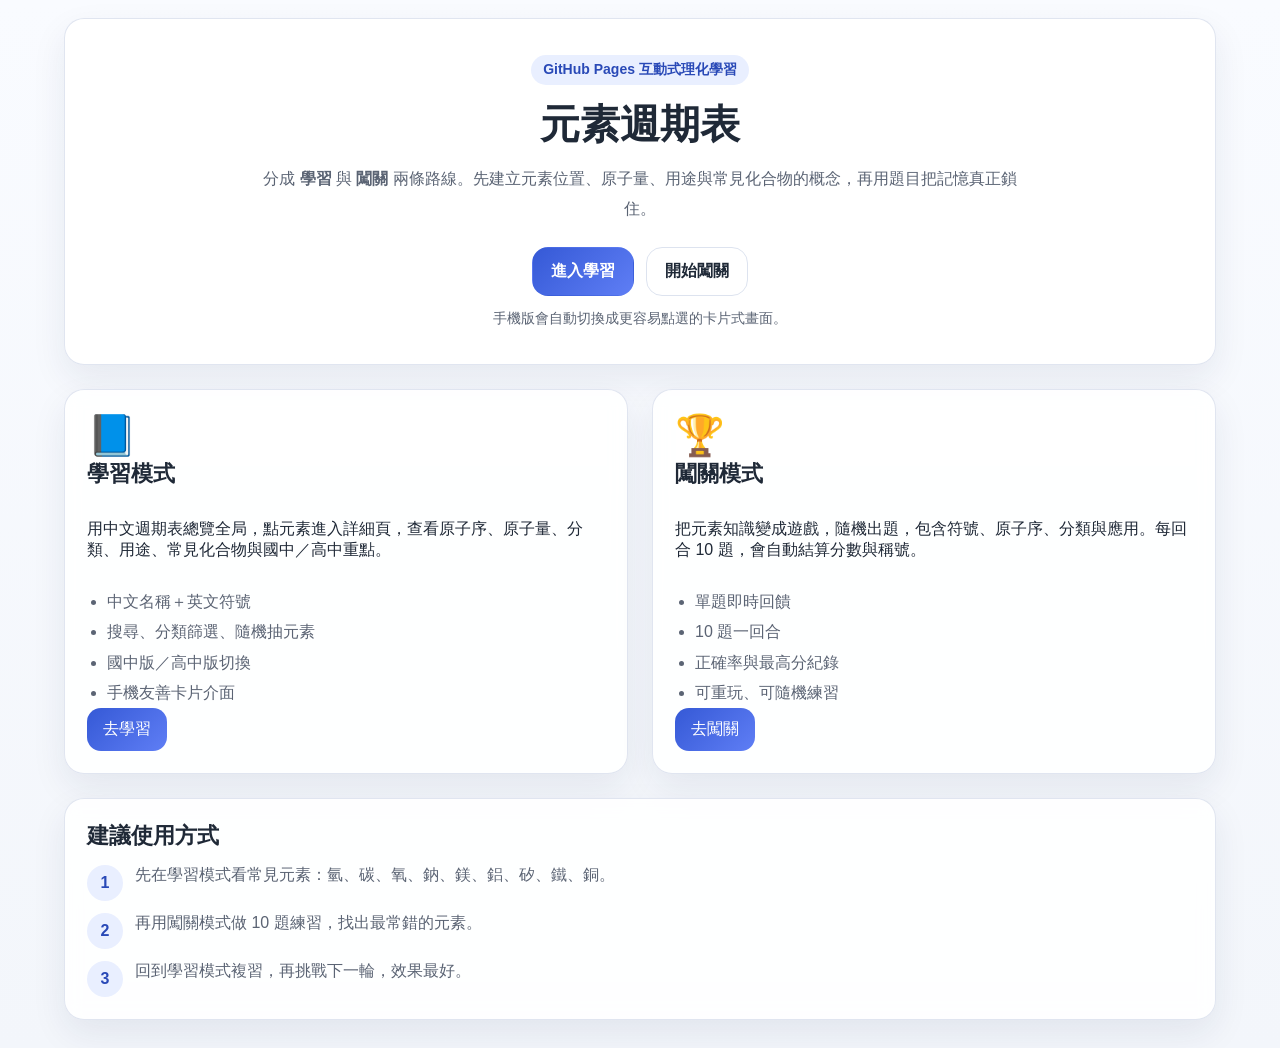
<file: index.html>
<!DOCTYPE html>
<html lang="zh-Hant">
<head>
  <meta charset="UTF-8">
  <meta name="viewport" content="width=device-width, initial-scale=1.0">
  <title>元素週期表互動式學習</title>
  <link rel="stylesheet" href="style.css">
</head>
<body class="landing-body">
  <main class="landing-shell">
    <section class="landing-hero card">
      <div class="hero-kicker">GitHub Pages 互動式理化學習</div>
      <h1>元素週期表</h1>
      <p class="landing-lead">分成 <strong>學習</strong> 與 <strong>闖關</strong> 兩條路線。先建立元素位置、原子量、用途與常見化合物的概念，再用題目把記憶真正鎖住。</p>
      <div class="landing-actions">
        <a class="landing-main-btn" href="study.html">進入學習</a>
        <a class="landing-sub-btn" href="challenge.html">開始闖關</a>
      </div>
      <div class="landing-note">手機版會自動切換成更容易點選的卡片式畫面。</div>
    </section>

    <section class="landing-grid">
      <article class="mode-card card">
        <div class="mode-icon">📘</div>
        <h2>學習模式</h2>
        <p>用中文週期表總覽全局，點元素進入詳細頁，查看原子序、原子量、分類、用途、常見化合物與國中／高中重點。</p>
        <ul class="feature-list">
          <li>中文名稱＋英文符號</li>
          <li>搜尋、分類篩選、隨機抽元素</li>
          <li>國中版／高中版切換</li>
          <li>手機友善卡片介面</li>
        </ul>
        <a class="mode-link" href="study.html">去學習</a>
      </article>

      <article class="mode-card card">
        <div class="mode-icon">🏆</div>
        <h2>闖關模式</h2>
        <p>把元素知識變成遊戲，隨機出題，包含符號、原子序、分類與應用。每回合 10 題，會自動結算分數與稱號。</p>
        <ul class="feature-list">
          <li>單題即時回饋</li>
          <li>10 題一回合</li>
          <li>正確率與最高分紀錄</li>
          <li>可重玩、可隨機練習</li>
        </ul>
        <a class="mode-link" href="challenge.html">去闖關</a>
      </article>
    </section>

    <section class="landing-footer card">
      <h2>建議使用方式</h2>
      <div class="landing-steps">
        <div><strong>1</strong><span>先在學習模式看常見元素：氫、碳、氧、鈉、鎂、鋁、矽、鐵、銅。</span></div>
        <div><strong>2</strong><span>再用闖關模式做 10 題練習，找出最常錯的元素。</span></div>
        <div><strong>3</strong><span>回到學習模式複習，再挑戰下一輪，效果最好。</span></div>
      </div>
    </section>
  </main>
  <script src="data.js"></script>
</body>
</html>
</file>
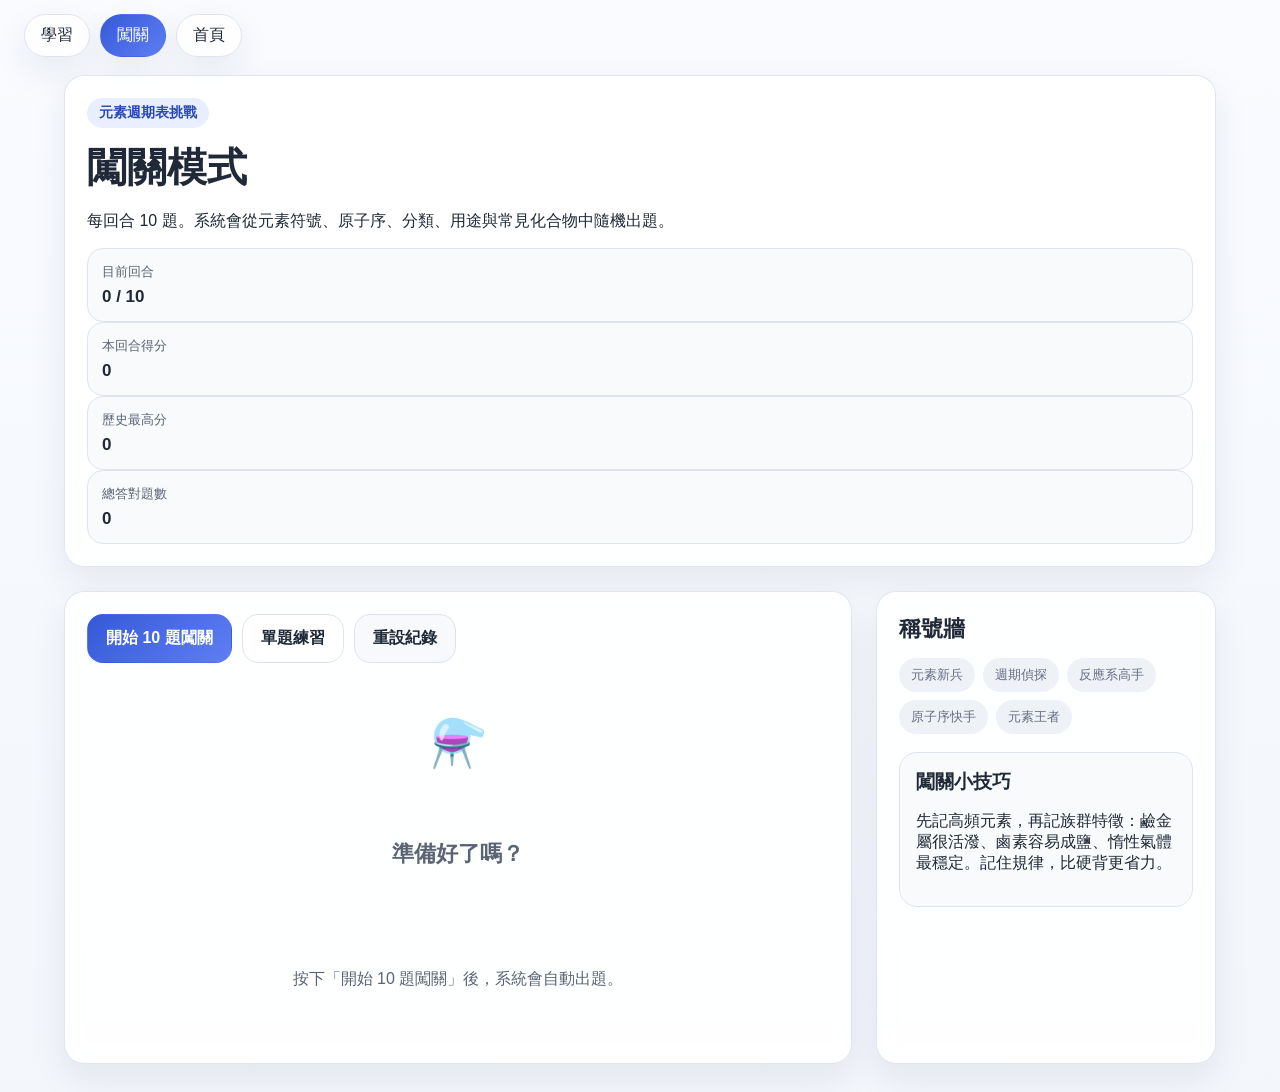
<file: challenge.html>
<!DOCTYPE html>
<html lang="zh-Hant">
<head>
  <meta charset="UTF-8">
  <meta name="viewport" content="width=device-width, initial-scale=1.0">
  <title>元素週期表｜闖關模式</title>
  <link rel="stylesheet" href="style.css">
</head>
<body class="challenge-body">
  <nav class="app-nav">
    <a class="nav-pill" href="study.html">學習</a>
    <a class="nav-pill active" href="challenge.html">闖關</a>
    <a class="nav-pill" href="index.html">首頁</a>
  </nav>

  <main class="challenge-shell">
    <section class="challenge-hero card">
      <div>
        <div class="hero-kicker">元素週期表挑戰</div>
        <h1>闖關模式</h1>
        <p>每回合 10 題。系統會從元素符號、原子序、分類、用途與常見化合物中隨機出題。</p>
      </div>
      <div class="challenge-stats">
        <div class="stat-card"><span>目前回合</span><strong id="roundProgress">0 / 10</strong></div>
        <div class="stat-card"><span>本回合得分</span><strong id="roundScore">0</strong></div>
        <div class="stat-card"><span>歷史最高分</span><strong id="bestScore">0</strong></div>
        <div class="stat-card"><span>總答對題數</span><strong id="totalCorrect">0</strong></div>
      </div>
    </section>

    <section class="challenge-layout">
      <article class="card challenge-main-card">
        <div class="challenge-controls">
          <button id="startRoundBtn" class="landing-main-btn">開始 10 題闖關</button>
          <button id="practiceBtn" class="landing-sub-btn">單題練習</button>
          <button id="resetChallengeBtn" class="soft-btn">重設紀錄</button>
        </div>
        <div id="challengeArea" class="challenge-area">
          <div class="placeholder">
            <div class="placeholder-icon">⚗️</div>
            <h2>準備好了嗎？</h2>
            <p>按下「開始 10 題闖關」後，系統會自動出題。</p>
          </div>
        </div>
      </article>

      <aside class="card challenge-side-card">
        <h2>稱號牆</h2>
        <div class="title-wall" id="titleWall"></div>
        <div class="challenge-tip">
          <h3>闖關小技巧</h3>
          <p>先記高頻元素，再記族群特徵：鹼金屬很活潑、鹵素容易成鹽、惰性氣體最穩定。記住規律，比硬背更省力。</p>
        </div>
      </aside>
    </section>
  </main>

  <script src="data.js"></script>
  <script src="challenge.js"></script>
</body>
</html>
</file>
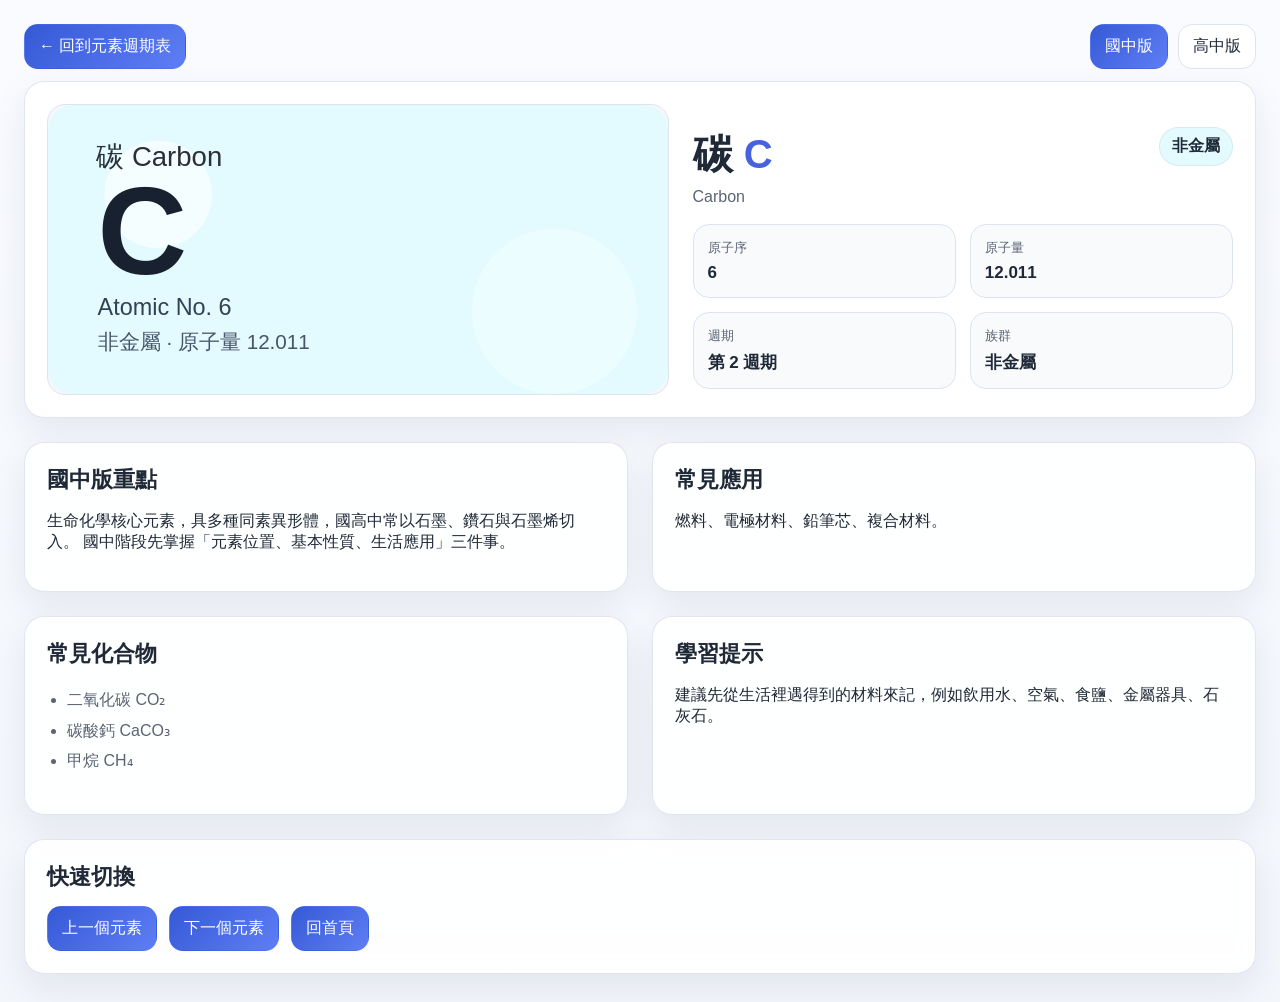
<file: detail.html>
<!DOCTYPE html>
<html lang="zh-Hant">
<head>
  <meta charset="UTF-8">
  <meta name="viewport" content="width=device-width, initial-scale=1.0">
  <title>元素詳細介紹</title>
  <link rel="stylesheet" href="style.css">
</head>
<body class="detail-page-body">
  <header class="detail-topbar">
    <a class="back-link" href="index.html">← 回到元素週期表</a>
    <div class="mode-toggle">
      <button class="mode-btn active" data-mode="junior">國中版</button>
      <button class="mode-btn" data-mode="senior">高中版</button>
    </div>
  </header>

  <main id="detailPage" class="detail-page"></main>

  <script src="data.js"></script>
  <script src="detail.js"></script>
</body>
</html>
</file>
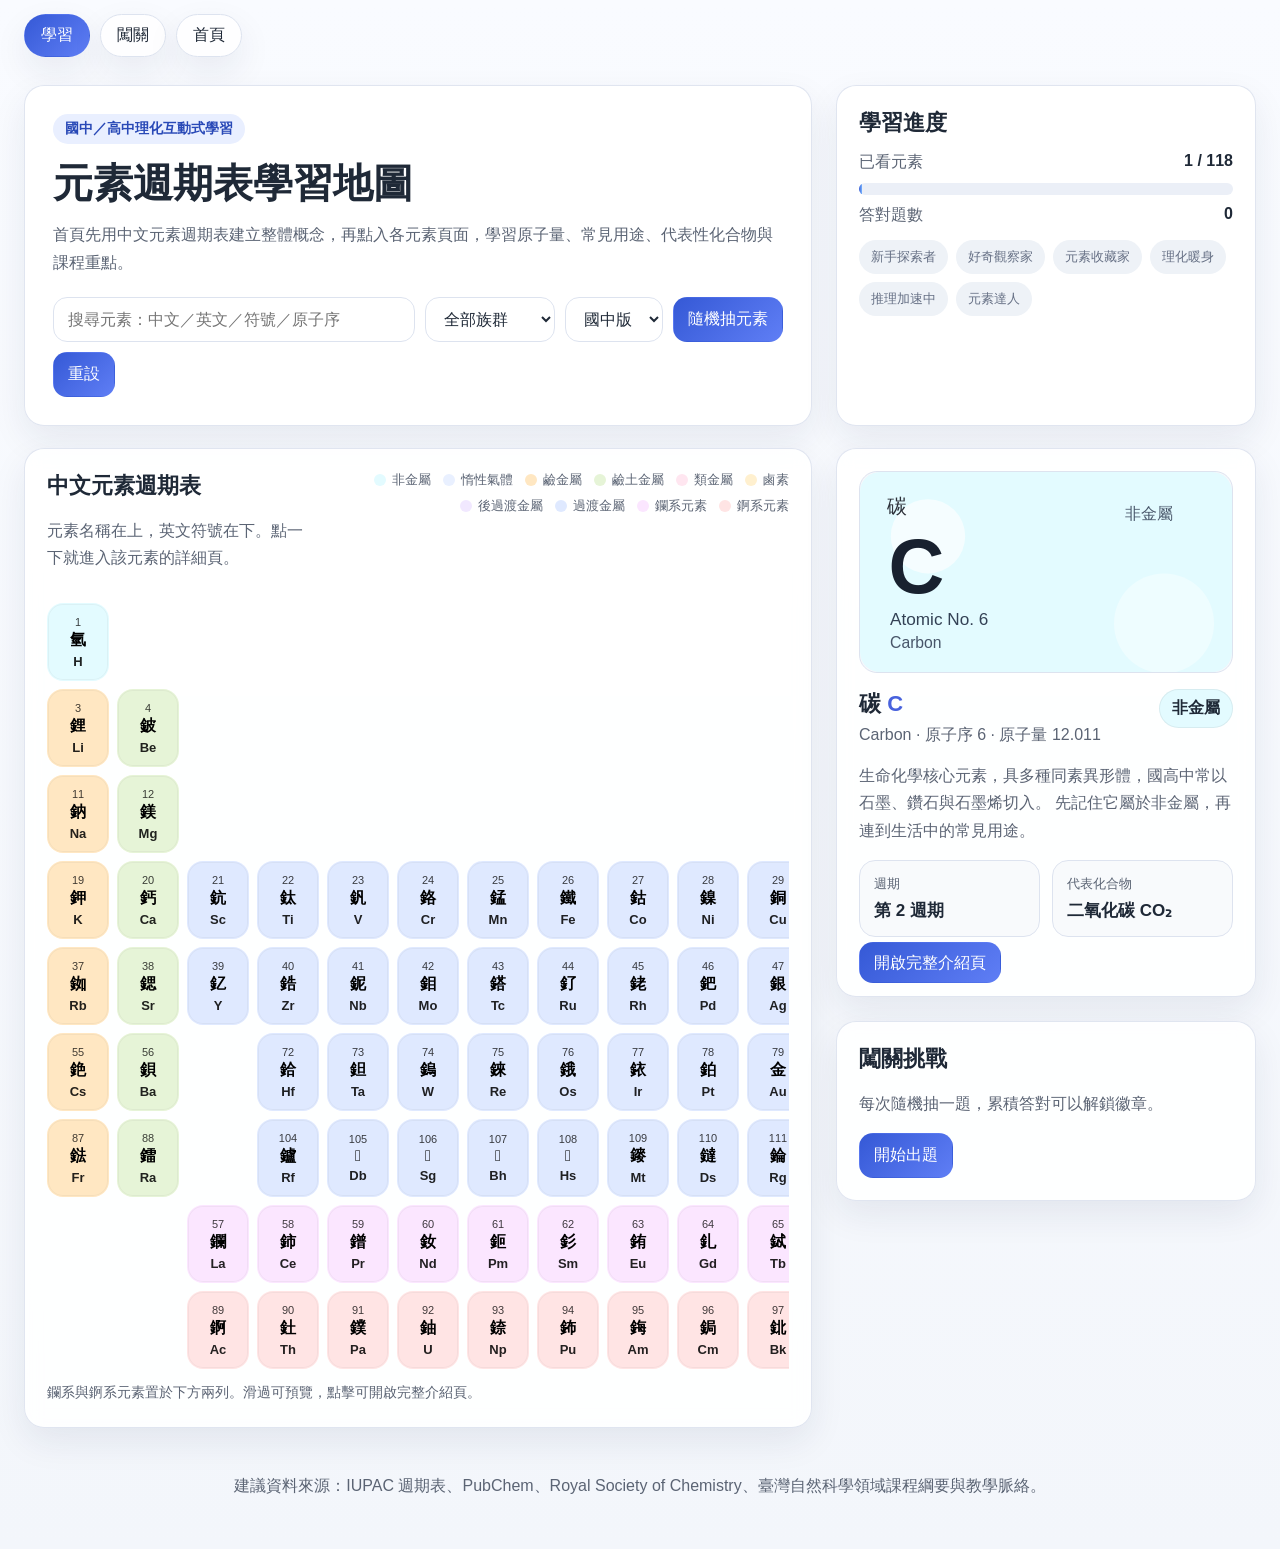
<file: study.html>
<!DOCTYPE html>
<html lang="zh-Hant">
<head>
  <meta charset="UTF-8">
  <meta name="viewport" content="width=device-width, initial-scale=1.0">
  <title>元素週期表｜學習模式</title>
  <link rel="stylesheet" href="style.css">
</head>
<body class="study-body">
  <nav class="app-nav">
    <a class="nav-pill active" href="study.html">學習</a>
    <a class="nav-pill" href="challenge.html">闖關</a>
    <a class="nav-pill" href="index.html">首頁</a>
  </nav>
  <header class="hero">
    <div class="hero-copy">
      <div class="hero-kicker">國中／高中理化互動式學習</div>
      <h1>元素週期表學習地圖</h1>
      <p>首頁先用中文元素週期表建立整體概念，再點入各元素頁面，學習原子量、常見用途、代表性化合物與課程重點。</p>
      <div class="toolbar">
        <input id="searchInput" type="search" placeholder="搜尋元素：中文／英文／符號／原子序">
        <select id="familyFilter"><option value="all">全部族群</option></select>
        <select id="modeSwitch" aria-label="學習模式切換">
          <option value="junior">國中版</option>
          <option value="senior">高中版</option>
        </select>
        <button id="randomBtn">隨機抽元素</button>
        <button id="resetBtn">重設</button>
      </div>
    </div>
    <div class="dashboard-card">
      <h2>學習進度</h2>
      <div class="progress-stat"><span>已看元素</span><strong id="viewedCount">0 / 118</strong></div>
      <div class="progress-bar"><span id="viewBar"></span></div>
      <div class="progress-stat"><span>答對題數</span><strong id="quizScore">0</strong></div>
      <div class="badge-wrap" id="badgeWrap"></div>
    </div>
  </header>

  <main class="layout-home">
    <section class="table-panel card">
      <div class="section-head">
        <div>
          <h2>中文元素週期表</h2>
          <p>元素名稱在上，英文符號在下。點一下就進入該元素的詳細頁。</p>
        </div>
        <div class="legend" id="legend"></div>
      </div>
      <div class="mobile-hint">手機版會自動切換成卡片式瀏覽，較容易點選與閱讀。</div>
      <div class="table-wrap">
        <div class="table-grid" id="periodicTable"></div>
      </div>
      <div class="mobile-list" id="mobileElementList"></div>
      <div class="series-note">鑭系與錒系元素置於下方兩列。滑過可預覽，點擊可開啟完整介紹頁。</div>
    </section>

    <aside class="side-panel">
      <section class="card preview-card" id="previewCard">
        <div class="placeholder">
          <div class="placeholder-icon">🧪</div>
          <h2>先選一個元素吧</h2>
          <p>例如：氫、碳、氧、鈉、矽、鐵、銅。</p>
        </div>
      </section>

      <section class="card quiz-card">
        <h2>闖關挑戰</h2>
        <p>每次隨機抽一題，累積答對可以解鎖徽章。</p>
        <button id="quizBtn">開始出題</button>
        <div id="quizArea"></div>
      </section>
    </aside>
  </main>

  <footer class="footer">
    <p>建議資料來源：IUPAC 週期表、PubChem、Royal Society of Chemistry、臺灣自然科學領域課程綱要與教學脈絡。</p>
  </footer>

  <script src="data.js"></script>
  <script src="script.js"></script>
</body>
</html>
</file>
<file: style.css>
:root {
  --bg: #f6f8fc;
  --surface: #ffffff;
  --text: #1f2937;
  --muted: #5b6474;
  --line: #dde3ef;
  --shadow: 0 14px 35px rgba(27, 39, 71, 0.08);
  --radius: 20px;
}
* { box-sizing: border-box; }
body {
  margin: 0;
  font-family: "Noto Sans TC", "PingFang TC", "Microsoft JhengHei", sans-serif;
  color: var(--text);
  background: linear-gradient(180deg, #f9fbff 0%, #f3f6fb 100%);
}
a { color: inherit; text-decoration: none; }
button, input, select { font: inherit; }
button { cursor: pointer; }
.hero, .detail-topbar, .detail-page { max-width: 1500px; margin: 0 auto; }
.hero {
  display: grid;
  grid-template-columns: minmax(0, 1.6fr) minmax(280px, 420px);
  gap: 24px;
  padding: 28px 24px 10px;
}
.hero-copy, .dashboard-card, .card {
  background: rgba(255,255,255,0.9);
  backdrop-filter: blur(8px);
  border: 1px solid rgba(221,227,239,0.9);
  border-radius: var(--radius);
  box-shadow: var(--shadow);
}
.hero-copy { padding: 28px; }
.hero-kicker {
  display: inline-block; padding: 6px 12px; border-radius: 999px; background: #e9efff; color: #2949b7; font-weight: 700; font-size: 14px;
}
h1 { margin: 12px 0 10px; font-size: 40px; }
.hero p { margin: 0; color: var(--muted); line-height: 1.75; }
.toolbar {
  margin-top: 20px; display: flex; flex-wrap: wrap; gap: 10px;
}
.toolbar input, .toolbar select, .toolbar button, .mode-btn, .nav-btn, .detail-link, .back-link, #quizBtn {
  border-radius: 14px; border: 1px solid var(--line); background: #fff; color: var(--text); padding: 11px 14px;
}
.toolbar input { min-width: 260px; flex: 1 1 320px; }
.toolbar button, #quizBtn, .detail-link, .nav-btn, .mode-btn.active, .back-link {
  background: linear-gradient(135deg, #3559d6, #5f7ef5);
  color: #fff; border-color: transparent;
}
.dashboard-card { padding: 22px; }
.dashboard-card h2, .card h2 { margin: 0 0 14px; font-size: 22px; }
.progress-stat { display: flex; justify-content: space-between; margin: 10px 0; color: var(--muted); }
.progress-stat strong { color: var(--text); }
.progress-bar { height: 12px; background: #ebeff7; border-radius: 999px; overflow: hidden; }
.progress-bar span { display: block; height: 100%; width: 0; background: linear-gradient(90deg, #3559d6, #7ab7ff); }
.badge-wrap { display: flex; flex-wrap: wrap; gap: 8px; margin-top: 14px; }
.badge { padding: 8px 12px; font-size: 13px; border-radius: 999px; background: #eef2f7; color: #667085; }
.badge.on { background: #dff4e3; color: #1b6f3e; font-weight: 700; }

.layout-home {
  max-width: 1500px; margin: 0 auto; padding: 12px 24px 24px; display: grid; grid-template-columns: minmax(0, 1.7fr) minmax(300px, 420px); gap: 24px;
}
.card { padding: 22px; }
.section-head { display: flex; justify-content: space-between; gap: 16px; align-items: flex-start; }
.section-head p, .series-note, .quiz-card p, .preview-text { color: var(--muted); line-height: 1.7; }
.legend { display: flex; flex-wrap: wrap; gap: 8px 12px; justify-content: flex-end; }
.legend-item { display: inline-flex; align-items: center; gap: 6px; font-size: 13px; color: var(--muted); }
.legend-color { width: 12px; height: 12px; border-radius: 999px; display: inline-block; }
.table-wrap { margin-top: 16px; overflow: auto; }
.table-grid {
  display: grid; grid-template-columns: repeat(18, minmax(62px, 1fr)); gap: 8px; min-width: 1200px;
}
.element, .empty-cell {
  min-height: 78px; border-radius: 16px; border: 1px solid transparent;
}
.element {
  padding: 8px 6px; text-align: center; transition: transform .18s ease, box-shadow .18s ease, opacity .18s ease; box-shadow: inset 0 0 0 1px rgba(0,0,0,0.04);
}
.element:hover { transform: translateY(-3px); box-shadow: 0 12px 22px rgba(30, 41, 59, 0.12); }
.element.hidden { opacity: 0.2; }
.element .number { font-size: 11px; opacity: 0.75; }
.element .name { font-size: 16px; font-weight: 800; margin-top: 2px; }
.element .symbol { font-size: 13px; margin-top: 3px; font-weight: 600; opacity: 0.86; }
.empty-cell { background: transparent; }
.series-note { margin-top: 12px; font-size: 14px; }
.side-panel { display: grid; gap: 24px; align-content: start; }
.placeholder { min-height: 250px; display: grid; place-items: center; text-align: center; color: var(--muted); }
.placeholder-icon { font-size: 46px; }
.preview-media img, .detail-media img { width: 100%; display: block; border-radius: 18px; border: 1px solid var(--line); background: #f6f7fb; }
.preview-head, .detail-title-row { display: flex; justify-content: space-between; gap: 14px; align-items: flex-start; margin-top: 16px; }
.preview-head h2, .detail-title-row h1 { margin: 0; }
.preview-head h2 span, .detail-title-row h1 span { color: #4862dd; }
.preview-head p, .detail-title-row p { color: var(--muted); margin: 6px 0 0; }
.mini-stats { display: grid; grid-template-columns: 1fr 1fr; gap: 12px; margin: 16px 0; }
.mini-stats div, .stat-card { border-radius: 16px; padding: 14px; background: #f8fafc; border: 1px solid var(--line); }
.mini-stats span, .stat-card span { display: block; font-size: 13px; color: var(--muted); }
.mini-stats strong, .stat-card strong { display: block; margin-top: 6px; font-size: 17px; }
.chip { display: inline-flex; align-items: center; border-radius: 999px; padding: 8px 12px; font-weight: 700; border: 1px solid rgba(0,0,0,0.06); }
.quiz-box { margin-top: 14px; padding: 16px; background: #f8fbff; border-radius: 18px; border: 1px solid var(--line); }
.quiz-options { display: grid; gap: 10px; margin-top: 12px; }
.quiz-options button { padding: 12px 14px; border-radius: 14px; border: 1px solid var(--line); background: #fff; text-align: left; }
.quiz-result { margin-top: 12px; font-weight: 700; }
.quiz-result.ok { color: #137a3d; }
.quiz-result.bad { color: #b42318; }
.footer { text-align: center; color: var(--muted); padding: 8px 24px 36px; }

.detail-page-body { min-height: 100vh; }
.detail-topbar { padding: 24px 24px 12px; display: flex; justify-content: space-between; gap: 18px; align-items: center; }
.mode-toggle { display: flex; gap: 10px; }
.mode-btn { color: var(--text); background: #fff; }
.detail-page { padding: 0 24px 28px; }
.detail-hero { display: grid; grid-template-columns: minmax(0, 1.15fr) minmax(300px, 1fr); gap: 24px; }
.detail-main { display: flex; flex-direction: column; justify-content: center; }
.stats-grid { display: grid; grid-template-columns: repeat(2, minmax(0, 1fr)); gap: 14px; margin-top: 18px; }
.detail-grid { display: grid; grid-template-columns: repeat(2, minmax(0, 1fr)); gap: 24px; margin-top: 24px; }
.compound-list { padding-left: 20px; line-height: 1.9; color: var(--muted); }
.nav-card { margin-top: 24px; }
.nav-buttons { display: flex; gap: 12px; flex-wrap: wrap; }

.alkali { background: #ffe7c2; }
.alkaline { background: #e6f4d7; }
.transition { background: #dfe9ff; }
.post { background: #f1e8ff; }
.metalloid { background: #ffe6f0; }
.nonmetal { background: #e3fbff; }
.halogen { background: #fff0cf; }
.noble { background: #e9f0ff; }
.lanthanide { background: #fbe6ff; }
.actinide { background: #ffe4e4; }
.other { background: #ececec; }

@media (max-width: 1180px) {
  .hero, .layout-home, .detail-hero, .detail-grid { grid-template-columns: 1fr; }
}
@media (max-width: 760px) {
  h1 { font-size: 32px; }
  .hero, .layout-home, .detail-topbar, .detail-page { padding-left: 14px; padding-right: 14px; }
  .section-head, .detail-title-row, .detail-topbar { flex-direction: column; }
  .stats-grid, .detail-grid, .mini-stats { grid-template-columns: 1fr; }
  .toolbar { flex-direction: column; }
  .toolbar input { min-width: 0; }
}

.mobile-hint { display:none; margin-top: 10px; color: var(--muted); font-size: 14px; }
.mobile-list { display:none; margin-top: 16px; }
.mobile-grid { display:grid; grid-template-columns: repeat(2, minmax(0,1fr)); gap: 12px; }
.mobile-element {
  border-radius: 18px; padding: 14px; border: 1px solid rgba(0,0,0,0.06);
  box-shadow: inset 0 0 0 1px rgba(255,255,255,0.25);
}
.mobile-element-top { display:flex; justify-content: space-between; gap: 10px; align-items: flex-start; }
.mobile-symbol { font-size: 24px; font-weight: 800; line-height: 1; }
.mobile-name { font-size: 16px; font-weight: 800; margin-top: 6px; }
.mobile-en { font-size: 13px; color: var(--muted); margin-top: 4px; }
.mobile-meta { margin-top: 10px; font-size: 13px; color: #334155; line-height: 1.6; }
.mobile-card-actions { margin-top: 12px; display:flex; gap:8px; flex-wrap:wrap; }
.mobile-card-actions a, .mobile-card-actions button {
  padding: 9px 12px; border-radius: 12px; border: 1px solid var(--line); background:#fff; color: var(--text);
}
.mobile-card-actions a { background: linear-gradient(135deg, #3559d6, #5f7ef5); color:#fff; border-color: transparent; }
.table-panel.compact-mode .table-wrap { display:none; }
.table-panel.compact-mode .mobile-list, .table-panel.compact-mode .mobile-hint { display:block; }
@media (max-width: 760px) {
  body { font-size: 15px; }
  .hero-copy, .dashboard-card, .card { border-radius: 18px; }
  .hero-copy { padding: 20px; }
  h1 { font-size: 28px; line-height: 1.2; }
  .dashboard-card h2, .card h2 { font-size: 20px; }
  .toolbar input, .toolbar select, .toolbar button, #quizBtn { width: 100%; }
  .toolbar { gap: 8px; }
  .card { padding: 18px; }
  .preview-head { flex-direction: column; }
  .preview-media img, .detail-media img { border-radius: 14px; }
  .mobile-grid { grid-template-columns: 1fr; }
  .chip { font-size: 13px; }
  .detail-topbar { align-items: stretch; }
  .mode-toggle { width: 100%; }
  .mode-btn { flex: 1; }
  .nav-buttons { display:grid; grid-template-columns: 1fr; }
  .nav-btn, .back-link { text-align:center; }
}


/* dual-mode additions */
.app-nav{
  max-width: 1500px; margin: 0 auto; padding: 14px 24px 0; display:flex; gap:10px; flex-wrap:wrap;
}
.nav-pill{
  border-radius: 999px; padding: 10px 16px; border:1px solid var(--line); background: rgba(255,255,255,0.88); color: var(--text);
  box-shadow: var(--shadow);
}
.nav-pill.active{ background: linear-gradient(135deg, #3559d6, #5f7ef5); color:#fff; border-color:transparent; }

.landing-shell, .challenge-shell{ max-width: 1200px; margin: 0 auto; padding: 18px 24px 28px; }
.landing-hero{ text-align:center; padding: 36px 26px; }
.landing-lead{ max-width: 760px; margin: 12px auto 0; line-height: 1.9; color: var(--muted); }
.landing-actions{ margin-top: 22px; display:flex; justify-content:center; gap:12px; flex-wrap:wrap; }
.landing-main-btn, .landing-sub-btn, .soft-btn{
  border:1px solid transparent; border-radius: 16px; padding: 13px 18px; font-weight:700;
}
.landing-main-btn{ background: linear-gradient(135deg, #3559d6, #5f7ef5); color:#fff; }
.landing-sub-btn{ background:#fff; border-color: var(--line); color: var(--text); }
.soft-btn{ background:#f7f9fc; border-color: var(--line); color: var(--text); }
.landing-note{ margin-top: 14px; color: var(--muted); font-size: 14px; }
.landing-grid{ display:grid; grid-template-columns: repeat(2,minmax(0,1fr)); gap:24px; margin-top: 24px; }
.mode-card{ display:flex; flex-direction:column; }
.mode-icon{ font-size: 40px; }
.feature-list{ margin: 10px 0 0; padding-left: 20px; color: var(--muted); line-height: 1.9; }
.mode-link{
  margin-top:auto; align-self:flex-start; border-radius: 14px; padding: 11px 16px; background: linear-gradient(135deg, #3559d6, #5f7ef5); color:#fff;
}
.landing-footer{ margin-top:24px; }
.landing-steps{ display:grid; gap:12px; }
.landing-steps div{ display:grid; grid-template-columns: 36px 1fr; gap:12px; align-items:start; color: var(--muted); }
.landing-steps strong{
  width:36px; height:36px; display:grid; place-items:center; border-radius:999px; background:#e9efff; color:#2949b7;
}
.challenge-layout{ display:grid; grid-template-columns: minmax(0,1.5fr) 340px; gap:24px; margin-top: 24px; }
.challenge-controls{ display:flex; gap:10px; flex-wrap:wrap; margin-bottom: 18px; }
.challenge-area{ min-height: 360px; display:grid; }
.challenge-question h2{ line-height:1.6; margin-top: 6px; }
.question-kicker{ display:inline-block; padding:6px 10px; border-radius:999px; background:#eef2ff; color:#3559d6; font-weight:700; font-size:13px; }
.challenge-options button:disabled{ opacity:.85; cursor:default; }
.challenge-tip{ margin-top:18px; padding:16px; border-radius:18px; background:#f8fafc; border:1px solid var(--line); }
.challenge-tip h3{ margin:0 0 8px; }
.title-wall{ display:flex; flex-wrap:wrap; gap:8px; }
.result-panel{ display:grid; place-items:center; text-align:center; align-content:center; }
.result-emoji{ font-size:54px; }
.next-question-btn{ margin-top: 12px; }

.detail-nav-pack{ display:flex; gap:10px; flex-wrap:wrap; align-items:center; }

@media (max-width: 980px){
  .landing-grid, .challenge-layout{ grid-template-columns: 1fr; }
}
@media (max-width: 760px){
  .app-nav, .landing-shell, .challenge-shell{ padding-left:14px; padding-right:14px; }
  .landing-hero{ padding: 24px 16px; }
  .landing-actions, .challenge-controls{ flex-direction:column; }
  .landing-main-btn, .landing-sub-btn, .soft-btn, .mode-link{ width:100%; text-align:center; }
}
</file>
